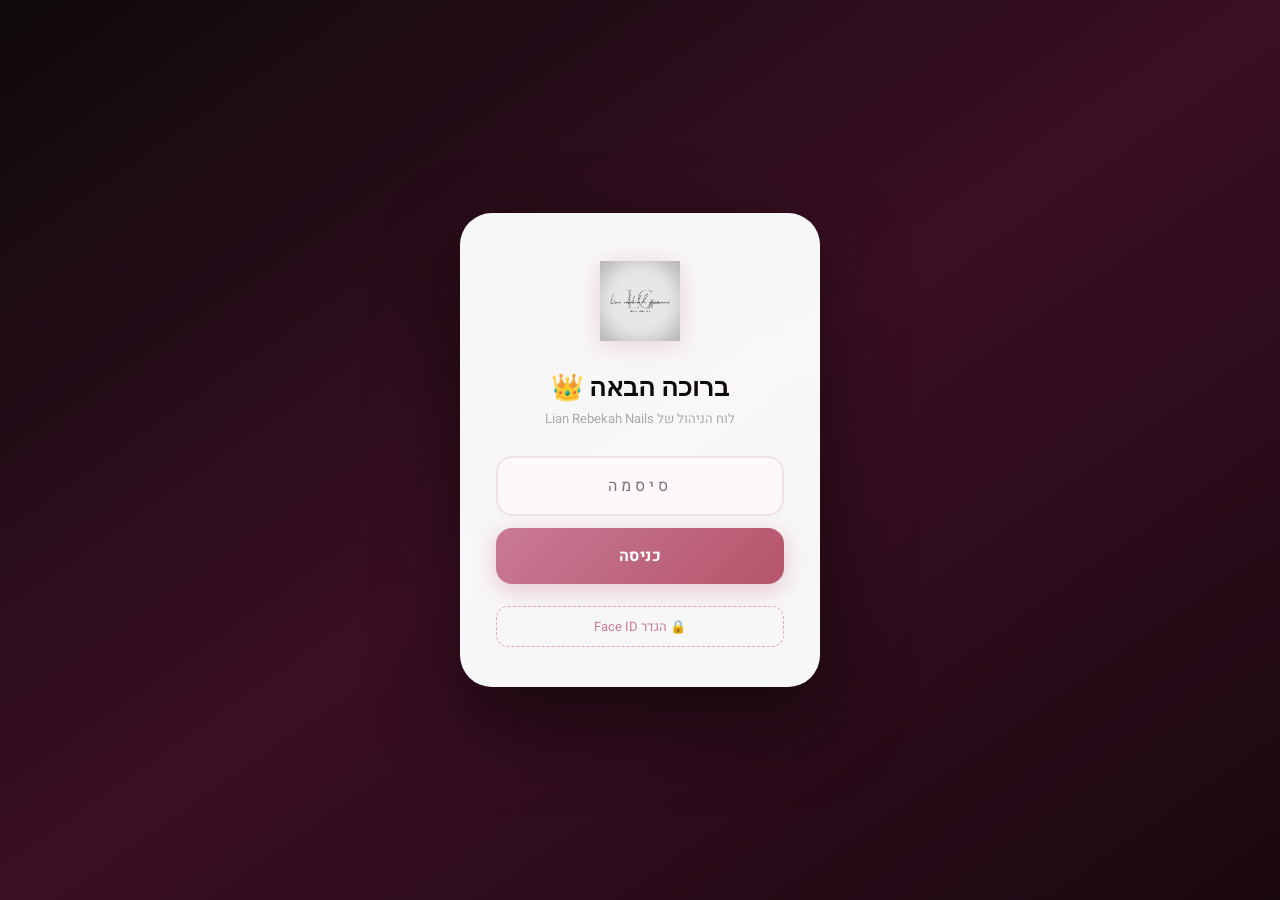
<file: admin.html>
<!DOCTYPE html>
<html lang="he" dir="rtl">
<head>
  <meta charset="UTF-8"/>
  <meta name="viewport" content="width=device-width, initial-scale=1.0, viewport-fit=cover"/>
  <title>ניהול | Lian Rebekah Nails</title>
  <link rel="stylesheet" href="style.css?v=4"/>
  <link rel="stylesheet" href="booking.css?v=5"/>
  <link href="https://fonts.googleapis.com/css2?family=Playfair+Display:ital,wght@0,400;0,700;1,400&family=Heebo:wght@300;400;500;600;700&display=swap" rel="stylesheet"/>
  <meta name="theme-color" content="#1a0810"/>
  <link rel="apple-touch-icon" href="Screenshot 2026-03-27 122808.png"/>
  <meta name="apple-mobile-web-app-title" content="LR Nails"/>
  <meta name="apple-mobile-web-app-capable" content="yes"/>
  <meta name="apple-mobile-web-app-status-bar-style" content="black-translucent"/>
</head>
<body class="admin-page">

  <!-- ══ LOGIN ══ -->
  <div class="login-overlay" id="loginOverlay">
    <div class="login-card">
      <img src="Screenshot 2026-03-27 122808.png" alt="logo" class="login-logo"/>
      <h2 class="login-title">ברוכה הבאה 👑</h2>
      <p class="login-sub">לוח הניהול של Lian Rebekah Nails</p>

      <button id="biometricBtn" class="btn-biometric" style="display:none">
        <svg viewBox="0 0 24 24" fill="none" stroke="currentColor" stroke-width="1.5" width="28" height="28">
          <path d="M7 3H5a2 2 0 00-2 2v2M17 3h2a2 2 0 012 2v2M7 21H5a2 2 0 01-2-2v-2M17 21h2a2 2 0 002-2v-2"/>
          <circle cx="12" cy="12" r="3"/>
          <path d="M12 7v1M12 16v1M7 12h1M16 12h1"/>
        </svg>
        כניסה עם Face ID
      </button>

      <div class="login-form" id="passSection">
        <div class="login-input-wrap">
          <input type="password" id="passInput" placeholder="סיסמה" autocomplete="current-password"/>
        </div>
        <button id="loginBtn" class="btn-login">כניסה</button>
        <button id="setupBiometricBtn" class="btn-setup-biometric" style="display:none">🔒 הגדר Face ID</button>
      </div>
      <p class="login-err hidden" id="loginErr">סיסמה שגויה, נסי שוב</p>
    </div>
  </div>

  <!-- ══ APP SHELL ══ -->
  <div class="app-shell" id="adminWrap" style="display:none">

    <!-- DESKTOP SIDEBAR -->
    <aside class="sidebar" id="sidebar">
      <div class="sidebar-header">
        <img src="Screenshot 2026-03-27 122808.png" alt="logo" class="sidebar-logo"/>
      </div>
      <nav class="sidebar-nav">
        <button class="snav-btn active" data-panel="dashboard">
          <svg viewBox="0 0 24 24" fill="none" stroke="currentColor" stroke-width="1.8" width="20" height="20"><rect x="3" y="3" width="7" height="7" rx="1"/><rect x="14" y="3" width="7" height="7" rx="1"/><rect x="3" y="14" width="7" height="7" rx="1"/><rect x="14" y="14" width="7" height="7" rx="1"/></svg>
          <span>לוח בקרה</span>
        </button>
        <button class="snav-btn" data-panel="calendar">
          <svg viewBox="0 0 24 24" fill="none" stroke="currentColor" stroke-width="1.8" width="20" height="20"><rect x="3" y="4" width="18" height="18" rx="2"/><path d="M16 2v4M8 2v4M3 10h18"/></svg>
          <span>יומן</span>
        </button>
        <button class="snav-btn" data-panel="appointments">
          <svg viewBox="0 0 24 24" fill="none" stroke="currentColor" stroke-width="1.8" width="20" height="20"><path d="M9 5H7a2 2 0 00-2 2v12a2 2 0 002 2h10a2 2 0 002-2V7a2 2 0 00-2-2h-2"/><rect x="9" y="3" width="6" height="4" rx="1"/><path d="M9 12h6M9 16h4"/></svg>
          <span>תורים</span>
        </button>
        <button class="snav-btn" data-panel="clients">
          <svg viewBox="0 0 24 24" fill="none" stroke="currentColor" stroke-width="1.8" width="20" height="20"><circle cx="9" cy="7" r="4"/><path d="M3 21v-2a4 4 0 014-4h4a4 4 0 014 4v2"/><path d="M16 3.13a4 4 0 010 7.75M21 21v-2a4 4 0 00-3-3.87"/></svg>
          <span>לקוחות</span>
        </button>
        <button class="snav-btn" data-panel="services">
          <svg viewBox="0 0 24 24" fill="none" stroke="currentColor" stroke-width="1.8" width="20" height="20"><path d="M12 2l3.09 6.26L22 9.27l-5 4.87 1.18 6.88L12 17.77l-6.18 3.25L7 14.14 2 9.27l6.91-1.01L12 2z"/></svg>
          <span>שירותים</span>
        </button>
        <button class="snav-btn" data-panel="settings">
          <svg viewBox="0 0 24 24" fill="none" stroke="currentColor" stroke-width="1.8" width="20" height="20"><circle cx="12" cy="12" r="3"/><path d="M19.4 15a1.65 1.65 0 00.33 1.82l.06.06a2 2 0 010 2.83 2 2 0 01-2.83 0l-.06-.06a1.65 1.65 0 00-1.82-.33 1.65 1.65 0 00-1 1.51V21a2 2 0 01-4 0v-.09A1.65 1.65 0 009 19.4a1.65 1.65 0 00-1.82.33l-.06.06a2 2 0 01-2.83-2.83l.06-.06A1.65 1.65 0 004.68 15a1.65 1.65 0 00-1.51-1H3a2 2 0 010-4h.09A1.65 1.65 0 004.6 9a1.65 1.65 0 00-.33-1.82l-.06-.06a2 2 0 012.83-2.83l.06.06A1.65 1.65 0 009 4.68a1.65 1.65 0 001-1.51V3a2 2 0 014 0v.09a1.65 1.65 0 001 1.51 1.65 1.65 0 001.82-.33l.06-.06a2 2 0 012.83 2.83l-.06.06A1.65 1.65 0 0019.4 9a1.65 1.65 0 001.51 1H21a2 2 0 010 4h-.09a1.65 1.65 0 00-1.51 1z"/></svg>
          <span>הגדרות</span>
        </button>
      </nav>
      <div class="sidebar-footer">
        <a href="index.html" class="sidebar-home">
          <svg viewBox="0 0 24 24" fill="none" stroke="currentColor" stroke-width="1.8" width="16" height="16"><path d="M3 9l9-7 9 7v11a2 2 0 01-2 2H5a2 2 0 01-2-2z"/><polyline points="9 22 9 12 15 12 15 22"/></svg>
          דף הבית
        </a>
        <button class="sidebar-logout" id="logoutBtn">
          <svg viewBox="0 0 24 24" fill="none" stroke="currentColor" stroke-width="1.8" width="16" height="16"><path d="M9 21H5a2 2 0 01-2-2V5a2 2 0 012-2h4M16 17l5-5-5-5M21 12H9"/></svg>
          יציאה
        </button>
      </div>
    </aside>

    <!-- MAIN -->
    <main class="app-main">

      <!-- MOBILE TOPBAR -->
      <header class="mobile-topbar">
        <img src="Screenshot 2026-03-27 122808.png" alt="logo" class="topbar-logo"/>
        <span class="topbar-title" id="topbarTitle">לוח בקרה</span>
        <button class="topbar-sync" onclick="syncSheets()" title="סנכרן">
          <svg viewBox="0 0 24 24" fill="none" stroke="currentColor" stroke-width="2" width="20" height="20"><polyline points="23 4 23 10 17 10"/><polyline points="1 20 1 14 7 14"/><path d="M3.51 9a9 9 0 0114.85-3.36L23 10M1 14l4.64 4.36A9 9 0 0020.49 15"/></svg>
        </button>
      </header>

      <!-- ── DASHBOARD ── -->
      <div class="panel active" id="panel-dashboard">
        <div class="panel-header">
          <h1 class="panel-title">לוח בקרה</h1>
          <button class="btn-icon-round" onclick="syncSheets()" title="סנכרן">
            <svg viewBox="0 0 24 24" fill="none" stroke="currentColor" stroke-width="2" width="18" height="18"><polyline points="23 4 23 10 17 10"/><polyline points="1 20 1 14 7 14"/><path d="M3.51 9a9 9 0 0114.85-3.36L23 10M1 14l4.64 4.36A9 9 0 0020.49 15"/></svg>
          </button>
        </div>

        <section class="dash-section">
          <div class="section-label">
            <span class="section-dot" style="background:#c97a96"></span>
            כל התורים
          </div>
          <div id="allApptsDashList" class="appt-list"></div>
        </section>

        <div class="stats-grid">
          <div class="stat-card stat-today">
            <div class="stat-icon">📅</div>
            <span class="stat-num" id="statToday">0</span>
            <p>היום</p>
          </div>
          <div class="stat-card stat-week">
            <div class="stat-icon">📆</div>
            <span class="stat-num" id="statWeek">0</span>
            <p>השבוע</p>
          </div>
          <div class="stat-card stat-pending">
            <div class="stat-icon">⏳</div>
            <span class="stat-num" id="statPending">0</span>
            <p>ממתינות</p>
          </div>
          <div class="stat-card stat-revenue">
            <div class="stat-icon">💰</div>
            <span class="stat-num stat-num-sm" id="statRevenue">₪0</span>
            <p>החודש</p>
          </div>
          <div class="stat-card stat-total">
            <div class="stat-icon">📊</div>
            <span class="stat-num" id="statTotal">0</span>
            <p>סה&quot;כ</p>
          </div>
        </div>

        <div class="search-bar-wrap">
          <div class="search-bar">
            <svg viewBox="0 0 24 24" fill="none" stroke="currentColor" stroke-width="2" width="18" height="18"><circle cx="11" cy="11" r="8"/><path d="M21 21l-4.35-4.35"/></svg>
            <input type="text" id="dashSearch" placeholder="חיפוש לפי שם או טלפון..."/>
          </div>
          <div id="dashSearchResults" class="appt-list" style="margin-top:10px"></div>
        </div>

        <section class="dash-section">
          <div class="section-label">
            <span class="section-dot dot-today"></span>
            תורים להיום
          </div>
          <div id="todayList" class="appt-list"></div>
        </section>

        <section class="dash-section">
          <div class="section-label">
            <span class="section-dot dot-tomorrow"></span>
            תורים מחר
          </div>
          <div id="tomorrowList" class="appt-list"></div>
        </section>

        <section class="dash-section">
          <div class="section-label">
            <span class="section-dot dot-week"></span>
            7 ימים קרובים
          </div>
          <div id="upcomingList" class="appt-list"></div>
        </section>

      </div>

      <!-- ── CALENDAR ── -->
      <div class="panel" id="panel-calendar">
        <div class="panel-header">
          <h1 class="panel-title">יומן תורים</h1>
        </div>
        <div class="cal-card">
          <div class="cal-nav">
            <button class="cal-nav-btn" id="adminPrevMonth">&#8250;</button>
            <span class="cal-month-title" id="adminCalTitle"></span>
            <button class="cal-nav-btn" id="adminNextMonth">&#8249;</button>
          </div>
          <div class="cal-days-header">
            <span>א׳</span><span>ב׳</span><span>ג׳</span><span>ד׳</span><span>ה׳</span><span>ו׳</span><span>ש׳</span>
          </div>
          <div class="cal-grid" id="adminCalGrid"></div>
        </div>
        <div class="day-view-card" id="adminDayView">
          <div class="day-view-header">
            <h2 id="adminDayTitle">בחרי יום לצפייה</h2>
            <button class="btn-block-day" id="blockDayBtn">🚫 חסום</button>
          </div>
          <div id="adminDayAppts" class="appt-list"></div>
        </div>
      </div>

      <!-- ── ALL APPOINTMENTS ── -->
      <div class="panel" id="panel-appointments">
        <div class="panel-header">
          <h1 class="panel-title">כל התורים</h1>
        </div>
        <div class="filters-bar">
          <select id="filterStatus" class="filter-select">
            <option value="all">כל הסטטוסים</option>
            <option value="pending">ממתין</option>
            <option value="confirmed">מאושר</option>
            <option value="completed">הושלם</option>
            <option value="cancelled">בוטל</option>
          </select>
          <input type="date" id="filterDate" class="filter-date"/>
          <button class="btn-clear" id="clearFilter">נקה</button>
        </div>
        <div id="allApptList" class="appt-list"></div>
      </div>

      <!-- ── CLIENTS ── -->
      <div class="panel" id="panel-clients">
        <div class="panel-header">
          <h1 class="panel-title">לקוחות</h1>
        </div>
        <div class="search-bar-wrap">
          <div class="search-bar">
            <svg viewBox="0 0 24 24" fill="none" stroke="currentColor" stroke-width="2" width="18" height="18"><circle cx="11" cy="11" r="8"/><path d="M21 21l-4.35-4.35"/></svg>
            <input type="text" id="clientSearch" placeholder="חיפוש לפי שם או טלפון..."/>
          </div>
        </div>
        <div id="clientsList" class="clients-list"></div>
      </div>

      <!-- ── SERVICES ── -->
      <div class="panel" id="panel-services">
        <div class="panel-header">
          <h1 class="panel-title">שירותים</h1>
        </div>
        <div id="servicesEditor" class="services-editor"></div>
        <button class="btn-add-service" id="addServiceBtn">
          <svg viewBox="0 0 24 24" fill="none" stroke="currentColor" stroke-width="2.5" width="18" height="18"><line x1="12" y1="5" x2="12" y2="19"/><line x1="5" y1="12" x2="19" y2="12"/></svg>
          הוסף שירות
        </button>
        <button class="btn-primary" id="saveServices" style="margin-top:12px;width:100%">שמור שירותים ✓</button>
      </div>

      <!-- ── SETTINGS ── -->
      <div class="panel" id="panel-settings">
        <div class="panel-header">
          <h1 class="panel-title">הגדרות</h1>
        </div>

        <div class="settings-card">
          <h3 class="settings-card-title">שעות עבודה</h3>
          <div id="workDaysEditor"></div>
        </div>

        <div class="settings-card">
          <h3 class="settings-card-title">כלליות</h3>
          <div class="form-field">
            <label>מרווח בין תורים</label>
            <select id="slotInterval" class="field-input">
              <option value="15">15 דקות</option>
              <option value="30">30 דקות</option>
              <option value="45">45 דקות</option>
              <option value="60">60 דקות</option>
              <option value="75">75 דקות</option>
              <option value="90">90 דקות</option>
              <option value="120">120 דקות</option>
            </select>
          </div>
          <div class="form-field">
            <label>מספר וואטסאפ</label>
            <input type="tel" id="waPhoneInput" placeholder="972XXXXXXXXX" class="field-input"/>
          </div>
          <div class="form-field">
            <label>סיסמת ניהול</label>
            <input type="password" id="newPassInput" placeholder="סיסמה חדשה" class="field-input"/>
          </div>
        </div>

        <div class="settings-card">
          <h3 class="settings-card-title">תאריכים חסומים</h3>
          <div class="block-date-row">
            <input type="date" id="blockDateInput" class="field-input"/>
            <button class="btn-primary" id="addBlockDate">+ חסום</button>
          </div>
          <div id="blockedDatesList" class="blocked-list"></div>
        </div>

        <button class="btn-primary" id="saveSettings" style="width:100%;margin-top:8px">שמור הגדרות ✓</button>
      </div>

    </main>

    <!-- MOBILE BOTTOM NAV -->
    <nav class="bottom-nav">
      <button class="bnav-btn active" data-panel="dashboard">
        <svg viewBox="0 0 24 24" fill="none" stroke="currentColor" stroke-width="1.8" width="22" height="22"><rect x="3" y="3" width="7" height="7" rx="1"/><rect x="14" y="3" width="7" height="7" rx="1"/><rect x="3" y="14" width="7" height="7" rx="1"/><rect x="14" y="14" width="7" height="7" rx="1"/></svg>
        <span>בקרה</span>
      </button>
      <button class="bnav-btn" data-panel="calendar">
        <svg viewBox="0 0 24 24" fill="none" stroke="currentColor" stroke-width="1.8" width="22" height="22"><rect x="3" y="4" width="18" height="18" rx="2"/><path d="M16 2v4M8 2v4M3 10h18"/></svg>
        <span>יומן</span>
      </button>
      <button class="bnav-btn" data-panel="appointments">
        <svg viewBox="0 0 24 24" fill="none" stroke="currentColor" stroke-width="1.8" width="22" height="22"><path d="M9 5H7a2 2 0 00-2 2v12a2 2 0 002 2h10a2 2 0 002-2V7a2 2 0 00-2-2h-2"/><rect x="9" y="3" width="6" height="4" rx="1"/><path d="M9 12h6M9 16h4"/></svg>
        <span>תורים</span>
      </button>
      <button class="bnav-btn" data-panel="clients">
        <svg viewBox="0 0 24 24" fill="none" stroke="currentColor" stroke-width="1.8" width="22" height="22"><circle cx="9" cy="7" r="4"/><path d="M3 21v-2a4 4 0 014-4h4a4 4 0 014 4v2"/></svg>
        <span>לקוחות</span>
      </button>
      <button class="bnav-btn" data-panel="services">
        <svg viewBox="0 0 24 24" fill="none" stroke="currentColor" stroke-width="1.8" width="22" height="22"><path d="M12 2l3.09 6.26L22 9.27l-5 4.87 1.18 6.88L12 17.77l-6.18 3.25L7 14.14 2 9.27l6.91-1.01L12 2z"/></svg>
        <span>שירותים</span>
      </button>
      <button class="bnav-btn" data-panel="settings">
        <svg viewBox="0 0 24 24" fill="none" stroke="currentColor" stroke-width="1.8" width="22" height="22"><circle cx="12" cy="12" r="3"/><path d="M19.4 15a1.65 1.65 0 00.33 1.82l.06.06a2 2 0 010 2.83 2 2 0 01-2.83 0l-.06-.06a1.65 1.65 0 00-1.82-.33 1.65 1.65 0 00-1 1.51V21a2 2 0 01-4 0v-.09A1.65 1.65 0 009 19.4a1.65 1.65 0 00-1.82.33l-.06.06a2 2 0 01-2.83-2.83l.06-.06A1.65 1.65 0 004.68 15a1.65 1.65 0 00-1.51-1H3a2 2 0 010-4h.09A1.65 1.65 0 004.6 9a1.65 1.65 0 00-.33-1.82l-.06-.06a2 2 0 012.83-2.83l.06.06A1.65 1.65 0 009 4.68a1.65 1.65 0 001-1.51V3a2 2 0 014 0v.09a1.65 1.65 0 001 1.51 1.65 1.65 0 001.82-.33l.06-.06a2 2 0 012.83 2.83l-.06.06A1.65 1.65 0 0019.4 9a1.65 1.65 0 001.51 1H21a2 2 0 010 4h-.09a1.65 1.65 0 00-1.51 1z"/></svg>
        <span>הגדרות</span>
      </button>
    </nav>

  </div><!-- /app-shell -->

  <script src="booking.js" defer></script>
  <script src="admin-ui.js?v=15" defer></script>
</body>
</html>
</file>
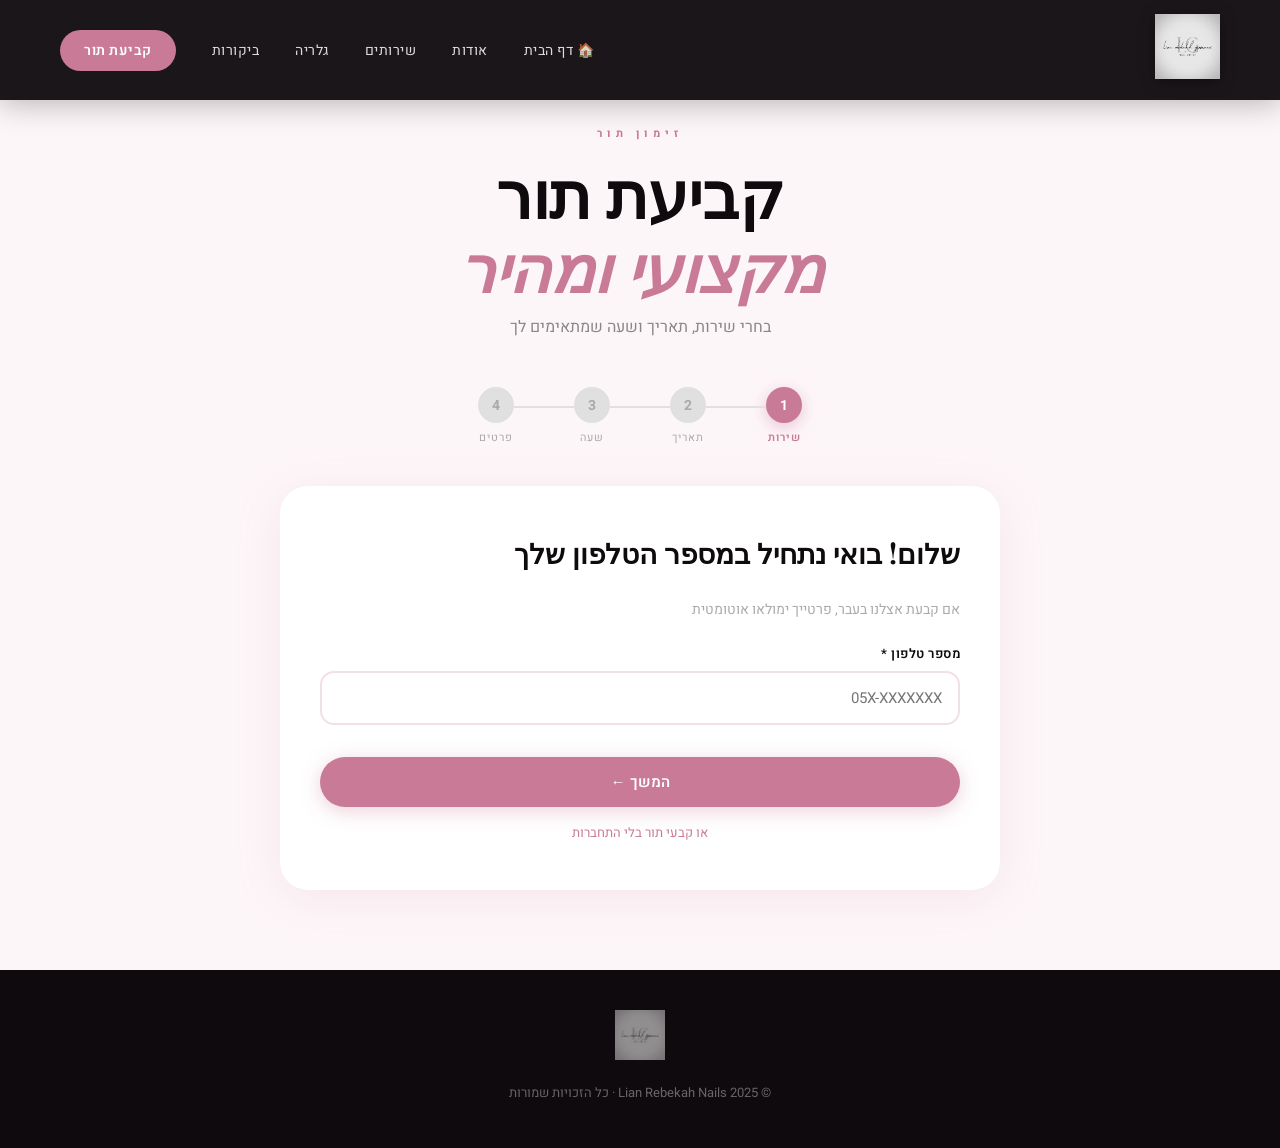
<file: booking.html>
<!DOCTYPE html>
<html lang="he" dir="rtl">
<head>
  <meta charset="UTF-8"/>
  <meta name="viewport" content="width=device-width, initial-scale=1.0"/>
  <title>קביעת תור | Lian Rebekah Nails</title>
  <link rel="stylesheet" href="style.css"/>
  <link rel="stylesheet" href="booking.css"/>
  <link href="https://fonts.googleapis.com/css2?family=Playfair+Display:ital,wght@0,400;0,700;1,400&family=Heebo:wght@300;400;600;700&display=swap" rel="stylesheet"/>
  <link rel="manifest" href="manifest.json"/>
  <meta name="theme-color" content="#c97a96"/>
  <link rel="apple-touch-icon" href="Screenshot 2026-03-27 122808.png"/>
  <meta name="apple-mobile-web-app-title" content="LR Nails"/>
  <meta name="apple-mobile-web-app-capable" content="yes"/>
</head>
<body class="booking-page">

  <!-- NAVBAR -->
  <nav class="navbar scrolled" id="navbar">
    <a href="index.html"><img src="Screenshot 2026-03-27 122808.png" alt="Lian Rebekah Nails" class="logo"/></a>
    <ul>
      <li><a href="index.html">🏠 דף הבית</a></li>
      <li><a href="index.html#about">אודות</a></li>
      <li><a href="index.html#services">שירותים</a></li>
      <li><a href="index.html#gallery">גלריה</a></li>
      <li><a href="index.html#reviews">ביקורות</a></li>
      <li><a href="booking.html" class="nav-cta">קביעת תור</a></li>
    </ul>
    <button class="hamburger" id="hamburger">&#9776;</button>
  </nav>

  <!-- MOBILE MENU -->
  <div class="mobile-menu" id="mobileMenu">
    <button class="close-menu" id="closeMenu">✕</button>
    <ul>
      <li><a href="index.html#about" class="mob-link">אודות</a></li>
      <li><a href="index.html#services" class="mob-link">שירותים</a></li>
      <li><a href="index.html#gallery" class="mob-link">גלריה</a></li>
      <li><a href="index.html#reviews" class="mob-link">ביקורות</a></li>
      <li><a href="booking.html" class="mob-link">קביעת תור</a></li>
    </ul>
  </div>

  <main class="booking-main">
    <div class="booking-header">
      <span class="section-tag">זימון תור</span>
      <h1>קביעת תור<br/><em>מקצועי ומהיר</em></h1>
      <p>בחרי שירות, תאריך ושעה שמתאימים לך</p>
    </div>

    <!-- STEPS INDICATOR -->
    <div class="steps-bar">
      <div class="step active" data-step="1"><span>1</span><p>שירות</p></div>
      <div class="step-line"></div>
      <div class="step" data-step="2"><span>2</span><p>תאריך</p></div>
      <div class="step-line"></div>
      <div class="step" data-step="3"><span>3</span><p>שעה</p></div>
      <div class="step-line"></div>
      <div class="step" data-step="4"><span>4</span><p>פרטים</p></div>
    </div>

    <!-- CLIENT GREETING -->
    <div class="client-greeting hidden" id="clientGreeting">
      <span class="greeting-avatar" id="greetingAvatar"></span>
      <div>
        <p class="greeting-name" id="greetingName"></p>
        <p class="greeting-sub">שמחה לראותך שוב! פרטייך מולאו אוטומטית בשבילך ❤️</p>
      </div>
      <button class="greeting-logout" onclick="logoutClient()">התנתק</button>
    </div>

    <div class="booking-card">

      <!-- STEP LOGIN -->
      <div class="booking-step" id="stepLogin">
        <h2>שלום! בואי נתחיל במספר הטלפון שלך</h2>
        <p style="color:#aaa;font-size:14px;margin-bottom:24px">אם קבעת אצלנו בעבר, פרטייך ימולאו אוטומטית</p>
        <div class="form-group">
          <label>מספר טלפון *</label>
          <input type="tel" id="loginPhone" placeholder="05X-XXXXXXX" inputmode="numeric"/>
        </div>
        <div class="step-nav">
          <button class="btn-next" id="loginBtn" style="width:100%">המשך ←</button>
        </div>
        <p class="login-skip"><a href="#" onclick="skipLogin()"> או קבעי תור בלי התחברות</a></p>
      </div>

      <!-- STEP 1: SERVICE -->
      <div class="booking-step" id="step1">
        <h2>איזה שירות תרצי?</h2>
        <div class="services-pick" id="servicesList"></div>
        <div class="step-nav">
          <button class="btn-next" id="toStep2" disabled>המשך ←</button>
        </div>
      </div>

      <!-- STEP 2: DATE -->
      <div class="booking-step hidden" id="step2">
        <h2>בחרי תאריך</h2>
        <div class="calendar-wrap">
          <div class="cal-header">
            <button id="prevMonth">&#8250;</button>
            <span id="calTitle"></span>
            <button id="nextMonth">&#8249;</button>
          </div>
          <div class="cal-days-header">
            <span>א'</span><span>ב'</span><span>ג'</span><span>ד'</span><span>ה'</span><span>ו'</span><span>ש'</span>
          </div>
          <div class="cal-grid" id="calGrid"></div>
        </div>
        <div class="step-nav">
          <button class="btn-back" id="toStep1Back">→ חזרה</button>
          <button class="btn-next" id="toStep3" disabled>המשך ←</button>
        </div>
      </div>

      <!-- STEP 3: TIME -->
      <div class="booking-step hidden" id="step3">
        <h2>בחרי שעה</h2>
        <p class="step-sub" id="selectedDateLabel"></p>
        <div class="slots-grid" id="slotsGrid"></div>
        <p class="no-slots hidden" id="noSlots">אין שעות פנויות ביום זה 😔<br/>אנא בחרי תאריך אחר
          <div class="waitlist-offer hidden" id="waitlistOffer">
            <p>או הירשמי לרשימת המתנה ליום זה ונודיע לך אם יתפנה מקום</p>
            <button class="btn-waitlist" onclick="joinWaitlist()">+ הירשמי לרשימת המתנה</button>
          </div>
        </p>
        <div class="step-nav">
          <button class="btn-back" id="toStep2Back">→ חזרה</button>
          <button class="btn-next" id="toStep4" disabled>המשך ←</button>
        </div>
      </div>

      <!-- STEP 4: DETAILS -->
      <div class="booking-step hidden" id="step4">
        <h2>פרטים אישיים</h2>
        <div class="booking-summary-mini" id="summaryMini"></div>
        <form id="bookingForm" novalidate>
          <div class="form-group">
            <label>שם מלא *</label>
            <input type="text" id="clientName" placeholder="שם פרטי ושם משפחה" required/>
          </div>
          <div class="form-group">
            <label>מספר טלפון *</label>
            <input type="tel" id="clientPhone" placeholder="05X-XXXXXXX" required/>
          </div>
          <div class="form-group">
            <label>הערות (אופציונלי)</label>
            <textarea id="clientNotes" placeholder="עיצוב מיוחד, בקשות מיוחדות..." rows="3"></textarea>
          </div>
          <div class="step-nav">
            <button type="button" class="btn-back" id="toStep3Back">→ חזרה</button>
            <button type="submit" class="btn-confirm">אישור תור 💅</button>
          </div>
        </form>
      </div>

      <!-- STEP 5: CONFIRMATION -->
      <div class="booking-step hidden" id="step5">
        <div class="confirm-wrap">
          <div class="confirm-icon">⏳</div>
          <h2>התור נקלט!</h2>
          <div class="confirm-status-badge">ממתין לאישור על ידי ליאן</div>
          <div class="confirm-details" id="confirmDetails"></div>
          <p class="confirm-note">לחצי על וואטסאפ כדי לקבל אישור מליאן ולודא שהתור נקבע 💅</p>
          <div class="confirm-btns">
            <a id="confirmWA" href="#" target="_blank" class="btn-wa">
              <svg viewBox="0 0 24 24" fill="currentColor"><path d="M17.472 14.382c-.297-.149-1.758-.867-2.03-.967-.273-.099-.471-.148-.67.15-.197.297-.767.966-.94 1.164-.173.199-.347.223-.644.075-.297-.15-1.255-.463-2.39-1.475-.883-.788-1.48-1.761-1.653-2.059-.173-.297-.018-.458.13-.606.134-.133.298-.347.446-.52.149-.174.198-.298.298-.497.099-.198.05-.371-.025-.52-.075-.149-.669-1.612-.916-2.207-.242-.579-.487-.5-.669-.51-.173-.008-.371-.01-.57-.01-.198 0-.52.074-.792.372-.272.297-1.04 1.016-1.04 2.479 0 1.462 1.065 2.875 1.213 3.074.149.198 2.096 3.2 5.077 4.487.709.306 1.262.489 1.694.625.712.227 1.36.195 1.871.118.571-.085 1.758-.719 2.006-1.413.248-.694.248-1.289.173-1.413-.074-.124-.272-.198-.57-.347z"/><path d="M12 0C5.373 0 0 5.373 0 12c0 2.123.554 4.118 1.528 5.855L0 24l6.335-1.508A11.945 11.945 0 0012 24c6.627 0 12-5.373 12-12S18.627 0 12 0zm0 21.818a9.818 9.818 0 01-5.006-1.371l-.36-.214-3.727.977.994-3.634-.235-.374A9.818 9.818 0 1112 21.818z"/></svg>
              לחצי לאישור בוואטסאפ
            </a>
            <a href="booking.html" class="btn-outline" style="color:var(--dark);border-color:var(--pink)">קבעי תור נוסף</a>
          </div>
        </div>
      </div>

    </div>
  </main>

  <footer>
    <img src="Screenshot 2026-03-27 122808.png" alt="logo" class="footer-logo"/>
    <p>© 2025 Lian Rebekah Nails · כל הזכויות שמורות</p>
  </footer>

  <script src="booking.js?v=18"></script>
  <script src="booking-ui.js?v=18"></script>
</body>
</html>
</file>
<file: style.css>
*, *::before, *::after { margin: 0; padding: 0; box-sizing: border-box; }

:root {
  --pink: #e8a4b8;
  --dark-pink: #c97a96;
  --rose: #b5546a;
  --gold: #d4af7a;
  --dark: #0f0a0d;
  --dark2: #1e1118;
  --light: #fdf6f9;
  --white: #ffffff;
  --text: #3a3a3a;
  --gray: #888;
}

html { scroll-behavior: smooth; }

body {
  font-family: 'Heebo', sans-serif;
  background: var(--light);
  color: var(--text);
  direction: rtl;
  overflow-x: hidden;
  cursor: none;
}

.hidden { display: none !important; }

/* ── CUSTOM CURSOR ── */
.cursor {
  width: 10px; height: 10px;
  background: var(--dark-pink);
  border-radius: 50%;
  position: fixed;
  pointer-events: none;
  z-index: 9999;
  transform: translate(-50%, -50%);
  transition: transform 0.1s;
}
.cursor-follower {
  width: 36px; height: 36px;
  border: 1.5px solid var(--pink);
  border-radius: 50%;
  position: fixed;
  pointer-events: none;
  z-index: 9998;
  transform: translate(-50%, -50%);
  transition: all 0.15s ease;
  opacity: 0.7;
}

/* ── NAVBAR ── */
.navbar {
  position: fixed;
  top: 0; left: 0; right: 0;
  display: flex;
  align-items: center;
  justify-content: space-between;
  padding: 20px 60px;
  z-index: 1000;
  transition: background 0.4s, padding 0.4s, box-shadow 0.4s;
}
.navbar.scrolled {
  background: rgba(15, 10, 13, 0.95);
  backdrop-filter: blur(12px);
  padding: 14px 60px;
  box-shadow: 0 2px 30px rgba(0,0,0,0.3);
}
.logo { height: 65px; object-fit: contain; filter: drop-shadow(0 2px 8px rgba(0,0,0,0.4)); }
.navbar ul { list-style: none; display: flex; align-items: center; gap: 36px; }
.navbar ul a {
  color: rgba(255,255,255,0.85);
  text-decoration: none;
  font-size: 14px;
  font-weight: 400;
  letter-spacing: 0.5px;
  transition: color 0.3s;
  position: relative;
}
.navbar ul a::after {
  content: '';
  position: absolute;
  bottom: -4px; left: 0; right: 0;
  height: 1px;
  background: var(--pink);
  transform: scaleX(0);
  transition: transform 0.3s;
}
.navbar ul a:hover { color: var(--pink); }
.navbar ul a:hover::after { transform: scaleX(1); }
.nav-cta {
  background: var(--dark-pink) !important;
  color: #fff !important;
  padding: 10px 24px !important;
  border-radius: 50px !important;
  font-weight: 600 !important;
}
.nav-cta::after { display: none !important; }
.nav-cta:hover { background: var(--rose) !important; opacity: 1 !important; }

.hamburger {
  display: none;
  background: none;
  border: none;
  color: #fff;
  font-size: 26px;
  cursor: pointer;
}

/* ── MOBILE MENU ── */
.mobile-menu {
  position: fixed;
  inset: 0;
  background: rgba(15,10,13,0.97);
  z-index: 2000;
  display: flex;
  flex-direction: column;
  align-items: center;
  justify-content: center;
  gap: 32px;
  transform: translateX(100%);
  transition: transform 0.4s cubic-bezier(0.77,0,0.175,1);
}
.mobile-menu.open { transform: translateX(0); }
.mobile-menu ul { list-style: none; text-align: center; }
.mobile-menu ul li { margin: 20px 0; }
.mobile-menu ul a { color: #fff; text-decoration: none; font-size: 28px; font-family: 'Playfair Display', serif; }
.close-menu { background: none; border: none; color: var(--pink); font-size: 32px; cursor: pointer; position: absolute; top: 24px; left: 24px; }

/* ── HERO ── */
.hero {
  position: relative;
  height: 100vh;
  min-height: 700px;
  display: flex;
  align-items: center;
  justify-content: center;
  text-align: center;
  overflow: hidden;
}
.hero-slides { position: absolute; inset: 0; }
.hero-slide {
  position: absolute;
  inset: 0;
  background-size: cover;
  background-position: center;
  opacity: 0;
  transition: opacity 1.5s ease;
  transform: scale(1.05);
  animation: kenburns 8s ease-in-out infinite alternate;
}
.hero-slide.active { opacity: 1; }
@keyframes kenburns {
  from { transform: scale(1); }
  to { transform: scale(1.08); }
}
.hero-overlay {
  position: absolute;
  inset: 0;
  background: linear-gradient(170deg, rgba(10,5,8,0.78) 0%, rgba(150,60,90,0.3) 60%, rgba(10,5,8,0.6) 100%);
  z-index: 1;
}
#particles { position: absolute; inset: 0; z-index: 2; pointer-events: none; }
.hero-content {
  position: relative;
  z-index: 3;
  color: #fff;
  padding: 0 20px;
}
.hero-tag {
  font-size: 13px;
  letter-spacing: 6px;
  text-transform: uppercase;
  color: var(--gold);
  margin-bottom: 20px;
  display: block;
}
.hero-title {
  font-family: 'Playfair Display', serif;
  font-size: clamp(52px, 8vw, 110px);
  font-weight: 700;
  line-height: 1.05;
  margin-bottom: 20px;
  text-shadow: 0 4px 30px rgba(0,0,0,0.5);
}
.hero-title em { font-style: italic; color: var(--pink); }
.hero-desc {
  font-size: 18px;
  font-weight: 300;
  margin-bottom: 44px;
  opacity: 0.88;
  letter-spacing: 0.3px;
}
.hero-btns { display: flex; gap: 16px; justify-content: center; flex-wrap: wrap; }
.btn-outline {
  display: inline-flex;
  align-items: center;
  padding: 16px 36px;
  border-radius: 50px;
  border: 1.5px solid rgba(255,255,255,0.5);
  color: #fff;
  text-decoration: none;
  font-size: 15px;
  font-weight: 400;
  transition: all 0.3s;
  backdrop-filter: blur(4px);
}
.btn-outline:hover { border-color: var(--pink); color: var(--pink); }
.hero-scroll {
  position: absolute;
  bottom: 36px;
  left: 50%;
  transform: translateX(-50%);
  z-index: 3;
}
.hero-scroll span {
  display: block;
  width: 24px;
  height: 38px;
  border: 2px solid rgba(255,255,255,0.4);
  border-radius: 12px;
  position: relative;
}
.hero-scroll span::after {
  content: '';
  position: absolute;
  top: 6px;
  left: 50%;
  transform: translateX(-50%);
  width: 4px;
  height: 8px;
  background: #fff;
  border-radius: 2px;
  animation: scrollDot 2s infinite;
}
@keyframes scrollDot {
  0% { top: 6px; opacity: 1; }
  100% { top: 20px; opacity: 0; }
}

/* ── BUTTONS ── */
.btn-wa {
  display: inline-flex;
  align-items: center;
  gap: 10px;
  background: #25D366;
  color: #fff;
  padding: 16px 36px;
  border-radius: 50px;
  text-decoration: none;
  font-size: 16px;
  font-weight: 600;
  transition: transform 0.2s, box-shadow 0.2s;
  box-shadow: 0 4px 24px rgba(37,211,102,0.4);
}
.btn-wa svg { width: 22px; height: 22px; flex-shrink: 0; }
.btn-wa:hover { transform: translateY(-3px); box-shadow: 0 10px 32px rgba(37,211,102,0.55); }
.btn-wa.large { padding: 20px 48px; font-size: 18px; }

/* ── MARQUEE ── */
.marquee-wrap {
  background: var(--dark2);
  overflow: hidden;
  padding: 16px 0;
  border-top: 1px solid rgba(255,255,255,0.05);
  border-bottom: 1px solid rgba(255,255,255,0.05);
}
.marquee-track {
  display: flex;
  gap: 32px;
  white-space: nowrap;
  animation: marquee 25s linear infinite;
  width: max-content;
}
.marquee-track span {
  font-size: 13px;
  letter-spacing: 3px;
  text-transform: uppercase;
  color: rgba(255,255,255,0.5);
  font-weight: 300;
}
.marquee-track span:nth-child(even) { color: var(--gold); font-size: 10px; }
@keyframes marquee {
  from { transform: translateX(0); }
  to { transform: translateX(-50%); }
}

/* ── CONTAINER ── */
.container { max-width: 1200px; margin: 0 auto; padding: 0 40px; }

/* ── SECTION TAG ── */
.section-tag {
  display: inline-block;
  font-size: 11px;
  letter-spacing: 5px;
  text-transform: uppercase;
  color: var(--dark-pink);
  font-weight: 700;
  margin-bottom: 14px;
}
.section-tag.light { color: var(--pink); }

/* ── ABOUT ── */
.about { padding: 120px 0; background: #fff; }
.about-grid {
  display: grid;
  grid-template-columns: 1fr 1fr;
  gap: 80px;
  align-items: center;
}
.about-img-wrap {
  position: relative;
  border-radius: 24px;
  overflow: visible;
}
.about-img-wrap img {
  width: 100%;
  height: 560px;
  object-fit: cover;
  border-radius: 24px;
  display: block;
  box-shadow: 20px 20px 60px rgba(180,80,120,0.2);
}
.about-badge {
  position: absolute;
  bottom: -20px;
  right: -20px;
  background: var(--dark-pink);
  color: #fff;
  padding: 14px 24px;
  border-radius: 14px;
  font-size: 13px;
  font-weight: 600;
  letter-spacing: 1px;
  box-shadow: 0 8px 24px rgba(180,80,120,0.4);
}
.about-text h2 {
  font-family: 'Playfair Display', serif;
  font-size: 48px;
  color: var(--dark);
  line-height: 1.15;
  margin-bottom: 24px;
}
.about-text p {
  font-size: 16px;
  line-height: 1.9;
  color: #666;
  margin-bottom: 20px;
}
.stats { display: flex; gap: 40px; margin-top: 40px; }
.stat { text-align: center; }
.stat span:first-child {
  display: block;
  font-family: 'Playfair Display', serif;
  font-size: 46px;
  color: var(--dark-pink);
  font-weight: 700;
  line-height: 1;
}
.stat span:nth-child(2) {
  font-family: 'Playfair Display', serif;
  font-size: 32px;
  color: var(--dark-pink);
  font-weight: 700;
}
.stat p { font-size: 13px; color: #aaa; margin-top: 6px; letter-spacing: 1px; }

/* ── SERVICES ── */
.services { padding: 120px 0; background: var(--light); text-align: center; }
.services h2 {
  font-family: 'Playfair Display', serif;
  font-size: 48px;
  color: var(--dark);
  margin-bottom: 60px;
}
.services-grid { display: grid; grid-template-columns: repeat(4, 1fr); gap: 24px; }
.service-card {
  background: #fff;
  border-radius: 24px;
  overflow: hidden;
  box-shadow: 0 4px 30px rgba(200,120,150,0.08);
  transition: transform 0.35s, box-shadow 0.35s;
  text-align: right;
}
.service-card:hover { transform: translateY(-8px); box-shadow: 0 20px 50px rgba(200,120,150,0.2); }
.service-img { height: 200px; overflow: hidden; }
.service-img img { width: 100%; height: 100%; object-fit: cover; transition: transform 0.5s; }
.service-card:hover .service-img img { transform: scale(1.08); }
.service-body { padding: 24px; }
.service-icon { font-size: 28px; margin-bottom: 10px; }
.service-card h3 { font-family: 'Playfair Display', serif; font-size: 18px; color: var(--dark); margin-bottom: 8px; }
.service-card p { font-size: 13px; color: #888; line-height: 1.7; }

/* ── GALLERY ── */
.gallery { padding: 120px 0; background: #fff; text-align: center; }
.gallery h2 { font-family: 'Playfair Display', serif; font-size: 48px; color: var(--dark); margin-bottom: 60px; }
.gallery-grid {
  display: grid;
  grid-template-columns: repeat(4, 1fr);
  gap: 12px;
}
.gallery-item {
  overflow: hidden;
  border-radius: 16px;
  aspect-ratio: 1;
  cursor: pointer;
  position: relative;
}
.gallery-item img { width: 100%; height: 100%; object-fit: cover; transition: transform 0.5s; display: block; }
.gallery-overlay {
  position: absolute;
  inset: 0;
  background: rgba(180,80,120,0.6);
  display: flex;
  align-items: center;
  justify-content: center;
  opacity: 0;
  transition: opacity 0.3s;
  border-radius: 16px;
}
.gallery-overlay span { color: #fff; font-size: 14px; letter-spacing: 3px; text-transform: uppercase; }
.gallery-item:hover img { transform: scale(1.1); }
.gallery-item:hover .gallery-overlay { opacity: 1; }

/* ── LIGHTBOX ── */
.lightbox {
  position: fixed;
  inset: 0;
  background: rgba(0,0,0,0.95);
  z-index: 5000;
  display: none;
  align-items: center;
  justify-content: center;
}
.lightbox.open { display: flex; }
.lightbox img { max-width: 90vw; max-height: 90vh; border-radius: 12px; object-fit: contain; }
.lb-close, .lb-prev, .lb-next {
  position: absolute;
  background: rgba(255,255,255,0.1);
  border: none;
  color: #fff;
  cursor: pointer;
  border-radius: 50%;
  width: 48px; height: 48px;
  font-size: 22px;
  display: flex;
  align-items: center;
  justify-content: center;
  transition: background 0.2s;
}
.lb-close:hover, .lb-prev:hover, .lb-next:hover { background: var(--dark-pink); }
.lb-close { top: 24px; left: 24px; }
.lb-prev { left: 24px; top: 50%; transform: translateY(-50%); font-size: 32px; }
.lb-next { right: 24px; top: 50%; transform: translateY(-50%); font-size: 32px; }

/* ── REVIEWS ── */
.reviews { padding: 120px 0; background: var(--light); text-align: center; }
.reviews h2 { font-family: 'Playfair Display', serif; font-size: 48px; color: var(--dark); margin-bottom: 60px; }
.reviews-grid { display: grid; grid-template-columns: repeat(3, 1fr); gap: 28px; }
.review-card {
  background: #fff;
  border-radius: 24px;
  padding: 36px 32px;
  text-align: right;
  box-shadow: 0 4px 30px rgba(200,120,150,0.08);
  transition: transform 0.3s, box-shadow 0.3s;
  position: relative;
}
.review-card::before {
  content: '"';
  position: absolute;
  top: 20px;
  left: 28px;
  font-family: 'Playfair Display', serif;
  font-size: 80px;
  color: var(--pink);
  opacity: 0.2;
  line-height: 1;
}
.review-card:hover { transform: translateY(-6px); box-shadow: 0 16px 40px rgba(200,120,150,0.18); }
.stars { color: var(--gold); font-size: 18px; margin-bottom: 16px; letter-spacing: 2px; }
.review-card p { font-size: 15px; line-height: 1.8; color: #555; margin-bottom: 24px; font-style: italic; }
.reviewer { display: flex; align-items: center; gap: 14px; }
.reviewer-avatar {
  width: 44px; height: 44px;
  background: linear-gradient(135deg, var(--pink), var(--dark-pink));
  border-radius: 50%;
  display: flex;
  align-items: center;
  justify-content: center;
  color: #fff;
  font-weight: 700;
  font-size: 16px;
  flex-shrink: 0;
}
.reviewer strong { display: block; font-size: 14px; color: var(--dark); }
.reviewer span { font-size: 12px; color: #aaa; }

/* ── CTA ── */
.cta {
  padding: 140px 0;
  text-align: center;
  color: #fff;
  position: relative;
  overflow: hidden;
}
.cta-bg {
  position: absolute;
  inset: 0;
  background: linear-gradient(135deg, #1a0810 0%, #4a1528 50%, #1a0810 100%);
  z-index: 0;
}
.cta-bg::after {
  content: '';
  position: absolute;
  inset: 0;
  background: url('lian_rebekahnails_1768844199_3813664012110722781_63509868957.jpg') center/cover;
  opacity: 0.12;
}
.cta .container { position: relative; z-index: 1; }
.cta h2 { font-family: 'Playfair Display', serif; font-size: 56px; margin-bottom: 16px; line-height: 1.2; }
.cta p { font-size: 18px; opacity: 0.75; margin-bottom: 48px; }

/* ── FOOTER ── */
footer {
  background: var(--dark);
  color: #666;
  text-align: center;
  padding: 40px 24px;
}
.footer-logo { height: 50px; object-fit: contain; margin-bottom: 16px; opacity: 0.6; }
footer p { font-size: 13px; margin-bottom: 6px; }
.footer-sub { font-size: 11px; letter-spacing: 2px; text-transform: uppercase; color: #444; }

.btn-ig-hero {
  background: linear-gradient(135deg, #f09433, #e6683c, #dc2743, #cc2366, #bc1888) !important;
  border-color: transparent !important;
  color: #fff !important;
  display: inline-flex;
  align-items: center;
  gap: 8px;
}
.btn-ig-hero svg { width: 18px; height: 18px; stroke: #fff; }
.btn-ig-hero:hover { opacity: 0.9; color: #fff !important; }

/* ── FOOTER SOCIAL ── */
.footer-social { margin-bottom: 16px; }
.footer-ig {
  display: inline-flex;
  align-items: center;
  gap: 8px;
  color: var(--pink);
  text-decoration: none;
  font-size: 14px;
  font-weight: 600;
  letter-spacing: 0.5px;
  padding: 8px 20px;
  border: 1.5px solid rgba(232,164,184,0.3);
  border-radius: 50px;
  transition: all 0.3s;
}
.footer-ig svg { width: 18px; height: 18px; }
.footer-ig:hover { color: #fff; border-color: var(--pink); background: rgba(232,164,184,0.15); }

/* ── INSTAGRAM FLOAT ── */
.ig-float {
  position: fixed;
  bottom: 100px;
  left: 30px;
  width: 52px; height: 52px;
  background: linear-gradient(135deg, #f09433, #e6683c, #dc2743, #cc2366, #bc1888);
  border-radius: 50%;
  display: flex;
  align-items: center;
  justify-content: center;
  box-shadow: 0 4px 20px rgba(220,39,67,0.4);
  z-index: 999;
  transition: transform 0.2s;
}
.ig-float svg { width: 24px; height: 24px; stroke: #fff; }
.ig-float:hover { transform: scale(1.12); }

/* ── WHATSAPP FLOAT ── */
.wa-float {
  position: fixed;
  bottom: 30px;
  left: 30px;
  width: 62px; height: 62px;
  background: #25D366;
  border-radius: 50%;
  display: flex;
  align-items: center;
  justify-content: center;
  box-shadow: 0 4px 24px rgba(37,211,102,0.5);
  z-index: 999;
  transition: transform 0.2s;
}
.wa-float svg { width: 32px; height: 32px; fill: #fff; }
.wa-float:hover { transform: scale(1.12); }
.wa-pulse {
  position: absolute;
  inset: -4px;
  border-radius: 50%;
  border: 2px solid #25D366;
  animation: pulse 2s infinite;
}
@keyframes pulse {
  0% { transform: scale(1); opacity: 0.8; }
  100% { transform: scale(1.5); opacity: 0; }
}

/* ── FADE IN ── */
.fade-in {
  opacity: 0;
  transform: translateY(36px);
  transition: opacity 0.8s ease, transform 0.8s ease;
}
.fade-in.visible { opacity: 1; transform: translateY(0); }

/* ── RESPONSIVE ── */
@media (max-width: 1024px) {
  .about-grid { grid-template-columns: 1fr; gap: 50px; }
  .about-img-wrap img { height: 400px; }
  .services-grid { grid-template-columns: repeat(2, 1fr); }
  .gallery-grid { grid-template-columns: repeat(3, 1fr); }
  .reviews-grid { grid-template-columns: 1fr 1fr; }
}
@media (max-width: 768px) {
  .navbar { padding: 16px 24px; }
  .navbar.scrolled { padding: 12px 24px; }
  .navbar ul { display: none; }
  .hamburger { display: block; }
  .hero-title { font-size: clamp(40px, 10vw, 70px); }
  .gallery-grid { grid-template-columns: repeat(2, 1fr); }
  .reviews-grid { grid-template-columns: 1fr; }
  .cta h2 { font-size: 36px; }
  .stats { gap: 24px; }
  .about-text h2 { font-size: 34px; }
  .services h2, .gallery h2, .reviews h2 { font-size: 34px; }
}
@media (max-width: 480px) {
  .container { padding: 0 20px; }
  .services-grid { grid-template-columns: 1fr; }
  .gallery-grid { grid-template-columns: repeat(2, 1fr); gap: 8px; }
  .hero-btns { flex-direction: column; align-items: center; }
}
</file>
<file: booking.css>
/* ── CLIENT GREETING ── */
.client-greeting {
  max-width: 720px;
  margin: 0 auto 16px;
  background: linear-gradient(135deg, #fdf0f5, #fff);
  border: 1.5px solid var(--pink);
  border-radius: 20px;
  padding: 16px 20px;
  display: flex;
  align-items: center;
  gap: 14px;
}
.greeting-avatar {
  width: 44px; height: 44px;
  background: linear-gradient(135deg, var(--pink), var(--dark-pink));
  border-radius: 50%;
  display: flex; align-items: center; justify-content: center;
  color: #fff; font-weight: 700; font-size: 18px;
  flex-shrink: 0;
}
.greeting-name { font-weight: 700; font-size: 16px; color: var(--dark); margin-bottom: 2px; }
.greeting-sub { font-size: 12px; color: #aaa; }
.greeting-logout {
  margin-right: auto;
  background: none; border: 1px solid #e0e0e0;
  color: #aaa; padding: 6px 12px; border-radius: 20px;
  font-size: 12px; cursor: pointer; font-family: 'Heebo', sans-serif;
  transition: all 0.2s; flex-shrink: 0;
}
.greeting-logout:hover { border-color: #e05; color: #e05; }

/* ── LOGIN SKIP ── */
.login-skip { text-align: center; margin-top: 16px; font-size: 13px; color: #aaa; }
.login-skip a { color: var(--dark-pink); text-decoration: none; }
.login-skip a:hover { text-decoration: underline; }

/* ── BOOKING PAGE ── */
.booking-page { cursor: default; }
.booking-main {
  min-height: 100vh;
  padding: 120px 20px 80px;
  background: var(--light);
}
.booking-header {
  text-align: center;
  margin-bottom: 48px;
}
.booking-header h1 {
  font-family: 'Playfair Display', serif;
  font-size: clamp(36px, 6vw, 64px);
  color: var(--dark);
  line-height: 1.15;
  margin-bottom: 12px;
}
.booking-header h1 em { color: var(--dark-pink); font-style: italic; }
.booking-header p { color: #888; font-size: 16px; }

/* ── STEPS BAR ── */
.steps-bar {
  display: flex;
  align-items: center;
  justify-content: center;
  gap: 0;
  margin-bottom: 40px;
  flex-wrap: nowrap;
}
.step {
  display: flex;
  flex-direction: column;
  align-items: center;
  gap: 6px;
}
.step span {
  width: 36px; height: 36px;
  border-radius: 50%;
  background: #e0e0e0;
  color: #aaa;
  display: flex; align-items: center; justify-content: center;
  font-weight: 700;
  font-size: 14px;
  transition: all 0.3s;
}
.step p { font-size: 11px; color: #aaa; letter-spacing: 1px; }
.step.active span { background: var(--dark-pink); color: #fff; box-shadow: 0 4px 16px rgba(201,122,150,0.4); }
.step.active p { color: var(--dark-pink); font-weight: 600; }
.step.done span { background: var(--pink); color: #fff; }
.step.done p { color: var(--pink); }
.step-line { width: 60px; height: 2px; background: #e0e0e0; margin-bottom: 20px; }

/* ── BOOKING CARD ── */
.booking-card {
  max-width: 720px;
  margin: 0 auto;
  background: #fff;
  border-radius: 28px;
  padding: 48px 40px;
  box-shadow: 0 8px 48px rgba(200,120,150,0.12);
}
.booking-card h2 {
  font-family: 'Playfair Display', serif;
  font-size: 28px;
  color: var(--dark);
  margin-bottom: 28px;
}
.booking-step.hidden { display: none; }

/* ── SERVICE PICK ── */
.services-pick { display: flex; flex-direction: column; gap: 14px; }
.service-pick-card {
  display: flex;
  align-items: center;
  gap: 20px;
  padding: 20px 24px;
  border: 2px solid #f0e0e8;
  border-radius: 18px;
  cursor: pointer;
  transition: all 0.25s;
}
.service-pick-card:hover { border-color: var(--pink); background: #fdf0f5; }
.service-pick-card.selected { border-color: var(--dark-pink); background: #fdf0f5; box-shadow: 0 4px 20px rgba(201,122,150,0.2); }
.spc-icon { font-size: 32px; }
.spc-info h3 { font-size: 17px; color: var(--dark); font-weight: 600; margin-bottom: 4px; }
.spc-info p { font-size: 13px; color: #aaa; }

/* ── CALENDAR ── */
.calendar-wrap { max-width: 420px; margin: 0 auto; }
.cal-header {
  display: flex;
  align-items: center;
  justify-content: space-between;
  margin-bottom: 16px;
}
.cal-header span { font-family: 'Playfair Display', serif; font-size: 20px; color: var(--dark); font-weight: 700; }
.cal-header button {
  background: none; border: none; font-size: 26px;
  color: var(--dark-pink); cursor: pointer; padding: 4px 10px;
  border-radius: 8px; transition: background 0.2s;
}
.cal-header button:hover { background: #fdf0f5; }
.cal-days-header {
  display: grid;
  grid-template-columns: repeat(7, 1fr);
  text-align: center;
  margin-bottom: 8px;
}
.cal-days-header span { font-size: 12px; color: #aaa; font-weight: 600; padding: 4px 0; }
.cal-grid { display: grid; grid-template-columns: repeat(7, 1fr); gap: 4px; }
.cal-cell {
  aspect-ratio: 1;
  display: flex; align-items: center; justify-content: center;
  border-radius: 10px;
  font-size: 14px;
  cursor: pointer;
  transition: all 0.2s;
  position: relative;
}
.cal-cell.empty { cursor: default; }
.cal-cell.disabled { color: #ccc; cursor: not-allowed; }
.cal-cell.available:hover { background: #fdf0f5; color: var(--dark-pink); }
.cal-cell.selected { background: var(--dark-pink) !important; color: #fff !important; font-weight: 700; box-shadow: 0 4px 14px rgba(201,122,150,0.4); }
.cal-cell.blocked { background: #ffe0e0; color: #e05; cursor: not-allowed; }
.cal-dot {
  position: absolute;
  bottom: 3px; left: 50%; transform: translateX(-50%);
  background: var(--dark-pink);
  color: #fff;
  font-size: 9px;
  width: 16px; height: 16px;
  border-radius: 50%;
  display: flex; align-items: center; justify-content: center;
  font-weight: 700;
}

/* ── SLOTS ── */
.step-sub { color: var(--dark-pink); font-weight: 600; margin-bottom: 20px; font-size: 15px; }
.slots-grid {
  display: grid;
  grid-template-columns: repeat(auto-fill, minmax(80px, 1fr));
  gap: 10px;
  margin-bottom: 8px;
}
.slot-btn {
  padding: 12px 8px;
  border: 2px solid #f0e0e8;
  border-radius: 12px;
  background: #fff;
  font-size: 14px;
  font-weight: 600;
  color: var(--dark);
  cursor: pointer;
  transition: all 0.2s;
  font-family: 'Heebo', sans-serif;
}
.slot-btn:hover { border-color: var(--pink); background: #fdf0f5; }
.slot-btn.selected { border-color: var(--dark-pink); background: var(--dark-pink); color: #fff; box-shadow: 0 4px 14px rgba(201,122,150,0.35); }
.no-slots { text-align: center; color: #aaa; line-height: 1.8; padding: 24px 0; }

/* ── FORM ── */
.form-group { display: flex; flex-direction: column; gap: 8px; margin-bottom: 20px; }
.form-group label { font-size: 13px; font-weight: 600; color: var(--dark); letter-spacing: 0.5px; }
.form-group input, .form-group textarea, .form-group select {
  padding: 14px 16px;
  border: 2px solid #f0e0e8;
  border-radius: 14px;
  font-size: 15px;
  font-family: 'Heebo', sans-serif;
  color: var(--dark);
  background: #fff;
  transition: border-color 0.2s;
  outline: none;
  direction: rtl;
}
.form-group input:focus, .form-group textarea:focus, .form-group select:focus { border-color: var(--dark-pink); }
.form-group textarea { resize: vertical; min-height: 80px; }

/* ── SUMMARY MINI ── */
.booking-summary-mini {
  background: #fdf0f5;
  border-radius: 16px;
  padding: 16px 20px;
  margin-bottom: 24px;
  display: flex;
  flex-wrap: wrap;
  gap: 10px;
}
.summary-row { font-size: 14px; color: var(--dark); font-weight: 500; }

/* ── STEP NAV ── */
.step-nav { display: flex; justify-content: space-between; align-items: center; margin-top: 32px; gap: 12px; }
.btn-next, .btn-confirm {
  background: var(--dark-pink);
  color: #fff;
  border: none;
  padding: 14px 32px;
  border-radius: 50px;
  font-size: 15px;
  font-weight: 600;
  cursor: pointer;
  font-family: 'Heebo', sans-serif;
  transition: all 0.2s;
  box-shadow: 0 4px 20px rgba(201,122,150,0.35);
}
.btn-next:hover:not(:disabled), .btn-confirm:hover { background: var(--rose); transform: translateY(-2px); }
.btn-next:disabled { background: #e0e0e0; color: #aaa; box-shadow: none; cursor: not-allowed; }
.btn-back {
  background: none;
  border: 2px solid #e0e0e0;
  color: #888;
  padding: 12px 24px;
  border-radius: 50px;
  font-size: 14px;
  cursor: pointer;
  font-family: 'Heebo', sans-serif;
  transition: all 0.2s;
}
.btn-back:hover { border-color: var(--pink); color: var(--dark-pink); }

.confirm-status-badge {
  display: inline-block;
  background: #fff3cd;
  color: #856404;
  border: 1.5px solid #ffc107;
  padding: 8px 20px;
  border-radius: 50px;
  font-size: 14px;
  font-weight: 600;
  margin-bottom: 20px;
}

/* ── CONFIRMATION ── */
.confirm-wrap { text-align: center; padding: 20px 0; }
.confirm-icon { font-size: 64px; margin-bottom: 16px; }
.confirm-wrap h2 { font-family: 'Playfair Display', serif; font-size: 32px; color: var(--dark); margin-bottom: 24px; }
.confirm-details {
  background: #fdf0f5;
  border-radius: 18px;
  padding: 20px 28px;
  display: inline-block;
  text-align: right;
  margin-bottom: 16px;
  min-width: 260px;
}
.confirm-row { font-size: 16px; color: var(--dark); margin-bottom: 10px; display: flex; align-items: center; gap: 10px; }
.confirm-note { font-size: 13px; color: #aaa; margin-bottom: 28px; }
.confirm-btns { display: flex; gap: 14px; justify-content: center; flex-wrap: wrap; }

.btn-biometric {
  display: flex;
  flex-direction: column;
  align-items: center;
  gap: 8px;
  width: 100%;
  padding: 18px;
  background: linear-gradient(135deg, #1a0810, #4a1528);
  color: #fff;
  border: none;
  border-radius: 16px;
  font-size: 15px;
  font-weight: 600;
  font-family: 'Heebo', sans-serif;
  cursor: pointer;
  margin-bottom: 16px;
  transition: opacity 0.2s;
}
.btn-biometric:hover { opacity: 0.85; }
.btn-biometric svg { stroke: var(--pink); }
.btn-setup-biometric {
  width: 100%;
  background: none;
  border: 1.5px dashed var(--pink);
  color: var(--dark-pink);
  padding: 10px;
  border-radius: 12px;
  font-size: 13px;
  font-family: 'Heebo', sans-serif;
  cursor: pointer;
  margin-top: 10px;
  transition: all 0.2s;
}
.btn-setup-biometric:hover { background: #fdf0f5; }

/* ── ADMIN LOGIN ── */
.login-overlay {
  position: fixed; inset: 0;
  background: linear-gradient(145deg, #0f0a0d 0%, #3a0f22 50%, #1a0810 100%);
  display: flex; align-items: center; justify-content: center;
  z-index: 9999;
  padding: 20px;
}
.login-card {
  background: rgba(255,255,255,0.97);
  backdrop-filter: blur(20px);
  border-radius: 32px;
  padding: 48px 36px 40px;
  text-align: center;
  width: 100%;
  max-width: 360px;
  box-shadow: 0 32px 80px rgba(0,0,0,0.5);
}
.login-logo {
  height: 80px;
  object-fit: contain;
  margin-bottom: 20px;
  filter: drop-shadow(0 4px 12px rgba(201,122,150,0.3));
}
.login-title {
  font-family: 'Playfair Display', serif;
  font-size: 26px;
  color: var(--dark);
  margin-bottom: 6px;
}
.login-sub { font-size: 13px; color: #aaa; margin-bottom: 28px; }
.login-form { display: flex; flex-direction: column; gap: 12px; }
.login-input-wrap {
  position: relative;
}
.login-input-wrap input {
  width: 100%;
  padding: 16px 20px;
  border: 2px solid #f0e0e8;
  border-radius: 16px;
  font-size: 16px;
  font-family: 'Heebo', sans-serif;
  outline: none;
  text-align: center;
  direction: ltr;
  letter-spacing: 4px;
  transition: border-color 0.2s, box-shadow 0.2s;
  background: #fdf8fa;
}
.login-input-wrap input:focus {
  border-color: var(--dark-pink);
  box-shadow: 0 0 0 4px rgba(201,122,150,0.12);
  background: #fff;
}
.btn-login {
  width: 100%;
  padding: 16px;
  background: linear-gradient(135deg, var(--dark-pink), var(--rose));
  color: #fff;
  border: none;
  border-radius: 16px;
  font-size: 16px;
  font-weight: 700;
  font-family: 'Heebo', sans-serif;
  cursor: pointer;
  transition: all 0.2s;
  box-shadow: 0 6px 24px rgba(201,122,150,0.4);
  letter-spacing: 0.5px;
}
.btn-login:hover { transform: translateY(-2px); box-shadow: 0 10px 32px rgba(201,122,150,0.5); }
.btn-login:active { transform: translateY(0); }
.login-err { color: #e05; font-size: 13px; margin-top: 4px; font-weight: 500; }

/* ── APP SHELL ── */
.admin-page { cursor: default; background: #f4eff2; }
.app-shell {
  display: flex;
  min-height: 100vh;
  min-height: 100dvh;
}

/* ── SIDEBAR ── */
.sidebar {
  width: 230px;
  background: linear-gradient(180deg, #1a0810 0%, #2d0f1e 100%);
  display: flex;
  flex-direction: column;
  padding: 28px 14px 24px;
  position: fixed;
  top: 0; right: 0; bottom: 0;
  z-index: 100;
  border-left: 1px solid rgba(255,255,255,0.06);
}
.sidebar-header {
  display: flex;
  justify-content: center;
  margin-bottom: 32px;
  padding-bottom: 24px;
  border-bottom: 1px solid rgba(255,255,255,0.08);
}
.sidebar-logo { height: 60px; object-fit: contain; }
.sidebar-nav { display: flex; flex-direction: column; gap: 4px; flex: 1; }
.snav-btn {
  display: flex;
  align-items: center;
  gap: 12px;
  background: none;
  border: none;
  color: rgba(255,255,255,0.5);
  padding: 13px 16px;
  border-radius: 14px;
  text-align: right;
  font-size: 14px;
  font-family: 'Heebo', sans-serif;
  font-weight: 500;
  cursor: pointer;
  transition: all 0.2s;
  width: 100%;
}
.snav-btn svg { flex-shrink: 0; opacity: 0.6; transition: opacity 0.2s; }
.snav-btn:hover { background: rgba(255,255,255,0.07); color: rgba(255,255,255,0.85); }
.snav-btn:hover svg { opacity: 1; }
.snav-btn.active {
  background: linear-gradient(135deg, rgba(201,122,150,0.25), rgba(201,122,150,0.12));
  color: #fff;
  border: 1px solid rgba(201,122,150,0.3);
}
.snav-btn.active svg { opacity: 1; stroke: var(--pink); }
.sidebar-footer {
  display: flex;
  flex-direction: column;
  gap: 8px;
  padding-top: 20px;
  border-top: 1px solid rgba(255,255,255,0.08);
}
.sidebar-home, .sidebar-logout {
  display: flex;
  align-items: center;
  gap: 8px;
  padding: 10px 14px;
  border-radius: 12px;
  font-size: 13px;
  font-family: 'Heebo', sans-serif;
  cursor: pointer;
  transition: all 0.2s;
  text-decoration: none;
}
.sidebar-home { color: rgba(255,255,255,0.4); border: none; background: none; }
.sidebar-home:hover { color: #fff; background: rgba(255,255,255,0.07); }
.sidebar-logout { color: rgba(255,100,100,0.6); border: none; background: none; }
.sidebar-logout:hover { color: #ff6464; background: rgba(255,100,100,0.08); }

/* ── MAIN AREA ── */
.app-main {
  flex: 1;
  margin-right: 230px;
  background: #f4eff2;
  min-height: 100vh;
  min-height: 100dvh;
  padding: 32px 28px 40px;
}

/* ── MOBILE TOPBAR (hidden on desktop) ── */
.mobile-topbar { display: none; }

/* ── BOTTOM NAV (hidden on desktop) ── */
.bottom-nav { display: none; }

/* ── PANELS ── */
.panel { display: none; }
.panel.active { display: block; }
.panel-header {
  display: flex;
  align-items: center;
  justify-content: space-between;
  margin-bottom: 24px;
}
.panel-title {
  font-family: 'Playfair Display', serif;
  font-size: 28px;
  color: var(--dark);
  font-weight: 700;
}
.btn-icon-round {
  width: 40px; height: 40px;
  border-radius: 50%;
  background: #fff;
  border: none;
  display: flex; align-items: center; justify-content: center;
  cursor: pointer;
  box-shadow: 0 2px 10px rgba(200,120,150,0.12);
  color: var(--dark-pink);
  transition: all 0.2s;
}
.btn-icon-round:hover { background: var(--dark-pink); color: #fff; transform: rotate(180deg); }

/* ── STATS GRID ── */
.stats-grid {
  display: grid;
  grid-template-columns: repeat(5, 1fr);
  gap: 14px;
  margin-bottom: 24px;
}
.stat-card {
  background: #fff;
  border-radius: 20px;
  padding: 20px 16px;
  text-align: center;
  box-shadow: 0 2px 16px rgba(200,120,150,0.08);
  position: relative;
  overflow: hidden;
  transition: transform 0.2s;
}
.stat-card:hover { transform: translateY(-3px); }
.stat-card::before {
  content: '';
  position: absolute;
  top: 0; right: 0; left: 0;
  height: 3px;
}
.stat-today::before  { background: linear-gradient(90deg, #c97a96, #e8a4b8); }
.stat-week::before   { background: linear-gradient(90deg, #7a9cc9, #a4c4e8); }
.stat-pending::before { background: linear-gradient(90deg, #f0a500, #ffc84a); }
.stat-revenue::before { background: linear-gradient(90deg, #25D366, #5de88a); }
.stat-total::before  { background: linear-gradient(90deg, #9b59b6, #c39bd3); }
.stat-icon { font-size: 22px; margin-bottom: 8px; }
.stat-num {
  display: block;
  font-family: 'Playfair Display', serif;
  font-size: 36px;
  color: var(--dark);
  font-weight: 700;
  line-height: 1;
  margin-bottom: 6px;
}
.stat-num-sm { font-size: 24px; }
.stat-card p { font-size: 12px; color: #aaa; font-weight: 500; }

/* ── SEARCH BAR ── */
.search-bar-wrap { margin-bottom: 24px; }
.search-bar {
  display: flex;
  align-items: center;
  gap: 10px;
  background: #fff;
  border: 2px solid #f0e0e8;
  border-radius: 16px;
  padding: 12px 16px;
  transition: border-color 0.2s, box-shadow 0.2s;
}
.search-bar:focus-within {
  border-color: var(--dark-pink);
  box-shadow: 0 0 0 4px rgba(201,122,150,0.1);
}
.search-bar svg { color: #bbb; flex-shrink: 0; }
.search-bar input {
  flex: 1;
  border: none;
  outline: none;
  font-size: 14px;
  font-family: 'Heebo', sans-serif;
  color: var(--dark);
  background: transparent;
  direction: rtl;
}
.search-bar input::placeholder { color: #bbb; }

/* ── DASH SECTIONS ── */
.dash-section { margin-bottom: 28px; }
.section-label {
  display: flex;
  align-items: center;
  gap: 8px;
  font-size: 15px;
  font-weight: 700;
  color: var(--dark);
  margin-bottom: 12px;
}
.section-toggle {
  width: 100%;
  background: none;
  border: none;
  cursor: pointer;
  font-family: 'Heebo', sans-serif;
  justify-content: space-between;
  padding: 0;
}
.section-dot {
  width: 8px; height: 8px;
  border-radius: 50%;
  flex-shrink: 0;
}
.dot-today { background: var(--dark-pink); }
.dot-tomorrow { background: #7a9cc9; }
.dot-week { background: #f0a500; }

/* ── APPOINTMENT CARDS ── */
.appt-list { display: flex; flex-direction: column; gap: 10px; }
.appt-card {
  background: #fff;
  border-radius: 18px;
  padding: 0;
  box-shadow: 0 2px 12px rgba(200,120,150,0.07);
  border-right: 4px solid #e0e0e0;
  overflow: hidden;
  transition: transform 0.15s, box-shadow 0.15s;
}
.appt-card:hover { transform: translateY(-2px); box-shadow: 0 6px 24px rgba(200,120,150,0.13); }
.appt-card.status-pending  { border-right-color: #f0a500; }
.appt-card.status-confirmed { border-right-color: #25D366; }
.appt-card.status-completed { border-right-color: #aaa; }
.appt-card.status-cancelled { border-right-color: #e05; opacity: 0.55; }

.appt-card-main {
  display: flex;
  gap: 0;
  padding: 14px 16px;
}
.appt-card-left {
  display: flex;
  flex-direction: column;
  align-items: center;
  gap: 8px;
  min-width: 64px;
  padding-left: 14px;
  border-left: 1px solid #f5f0f3;
  margin-left: 14px;
}
.appt-time-badge {
  font-size: 18px;
  font-weight: 800;
  color: var(--dark);
  font-family: 'Heebo', sans-serif;
  letter-spacing: -0.5px;
  direction: ltr;
}
.appt-status-pill {
  font-size: 10px;
  font-weight: 700;
  padding: 3px 8px;
  border-radius: 20px;
  white-space: nowrap;
  letter-spacing: 0.3px;
}
.appt-card-body { flex: 1; min-width: 0; }
.appt-date { font-size: 11px; color: var(--dark-pink); font-weight: 700; margin-bottom: 3px; letter-spacing: 0.3px; }
.appt-client-name { font-size: 16px; font-weight: 700; color: var(--dark); margin-bottom: 3px; }
.appt-service-name { font-size: 13px; color: #888; margin-bottom: 4px; }
.appt-phone {
  display: inline-block;
  font-size: 13px;
  color: var(--dark-pink);
  text-decoration: none;
  font-weight: 600;
  direction: ltr;
}
.appt-notes { font-size: 12px; color: #aaa; margin-top: 4px; }

.appt-card-actions {
  display: flex;
  gap: 6px;
  flex-wrap: wrap;
  padding: 10px 16px 12px;
  border-top: 1px solid #f8f3f6;
  background: #fdf9fb;
}
.act-btn {
  padding: 8px 14px;
  border-radius: 10px;
  border: none;
  font-size: 12px;
  font-weight: 700;
  cursor: pointer;
  font-family: 'Heebo', sans-serif;
  transition: all 0.18s;
  min-height: 36px;
  letter-spacing: 0.2px;
}
.act-btn.confirm  { background: #e8f8ef; color: #1a9e4a; }
.act-btn.confirm:hover  { background: #25D366; color: #fff; }
.act-btn.complete { background: #f0f0f0; color: #555; }
.act-btn.complete:hover { background: #555; color: #fff; }
.act-btn.cancel   { background: #fff0f0; color: #cc0033; }
.act-btn.cancel:hover   { background: #cc0033; color: #fff; }
.act-btn.wa       { background: #e8f8ef; color: #1a9e4a; }
.act-btn.wa:hover       { background: #25D366; color: #fff; }
.act-btn.del      { background: #f5f5f5; color: #bbb; margin-right: auto; }
.act-btn.del:hover      { background: #ff3355; color: #fff; }
.empty-msg {
  color: #ccc;
  font-size: 14px;
  text-align: center;
  padding: 28px 0;
  background: #fff;
  border-radius: 16px;
}

/* ── ADMIN CALENDAR ── */
.cal-card {
  background: #fff;
  border-radius: 24px;
  padding: 24px;
  box-shadow: 0 2px 16px rgba(200,120,150,0.08);
  margin-bottom: 20px;
  max-width: 500px;
}
.cal-nav {
  display: flex;
  align-items: center;
  justify-content: space-between;
  margin-bottom: 20px;
}
.cal-month-title {
  font-family: 'Playfair Display', serif;
  font-size: 20px;
  color: var(--dark);
  font-weight: 700;
}
.cal-nav-btn {
  width: 36px; height: 36px;
  border-radius: 50%;
  background: #fdf0f5;
  border: none;
  font-size: 20px;
  color: var(--dark-pink);
  cursor: pointer;
  display: flex; align-items: center; justify-content: center;
  transition: all 0.2s;
}
.cal-nav-btn:hover { background: var(--dark-pink); color: #fff; }
.admin-cal-cell { font-size: 13px; display: flex; flex-direction: column; align-items: center; justify-content: center; gap: 2px; }
.day-view-card {
  background: #fff;
  border-radius: 24px;
  padding: 24px;
  box-shadow: 0 2px 16px rgba(200,120,150,0.08);
}
.day-view-header {
  display: flex;
  align-items: center;
  justify-content: space-between;
  margin-bottom: 20px;
}
.day-view-header h2 {
  font-family: 'Playfair Display', serif;
  font-size: 20px;
  color: var(--dark);
}
.btn-block-day {
  background: #fff0f0;
  border: 1.5px solid #ffcccc;
  color: #cc0033;
  padding: 8px 16px;
  border-radius: 12px;
  cursor: pointer;
  font-family: 'Heebo', sans-serif;
  font-size: 13px;
  font-weight: 600;
  transition: all 0.2s;
  white-space: nowrap;
}
.btn-block-day:hover { background: #cc0033; color: #fff; border-color: #cc0033; }

/* ── FILTERS ── */
.filters-bar {
  display: flex;
  gap: 10px;
  margin-bottom: 20px;
  flex-wrap: wrap;
}
.filter-select, .filter-date {
  padding: 11px 14px;
  border: 2px solid #f0e0e8;
  border-radius: 14px;
  font-size: 14px;
  font-family: 'Heebo', sans-serif;
  outline: none;
  background: #fff;
  color: var(--dark);
  transition: border-color 0.2s;
  min-height: 46px;
}
.filter-select:focus, .filter-date:focus { border-color: var(--dark-pink); }
.btn-clear {
  padding: 11px 18px;
  background: #fff;
  border: 2px solid #f0e0e8;
  border-radius: 14px;
  color: #888;
  font-family: 'Heebo', sans-serif;
  font-size: 13px;
  cursor: pointer;
  transition: all 0.2s;
  min-height: 46px;
}
.btn-clear:hover { border-color: var(--pink); color: var(--dark-pink); }

/* ── SETTINGS ── */
.settings-card {
  background: #fff;
  border-radius: 20px;
  padding: 24px 22px;
  margin-bottom: 16px;
  box-shadow: 0 2px 12px rgba(200,120,150,0.07);
}
.settings-card-title {
  font-size: 16px;
  font-weight: 700;
  color: var(--dark);
  margin-bottom: 18px;
  padding-bottom: 12px;
  border-bottom: 1px solid #f5f0f3;
}
.form-field { display: flex; flex-direction: column; gap: 6px; margin-bottom: 16px; }
.form-field label { font-size: 12px; font-weight: 600; color: #888; letter-spacing: 0.5px; }
.field-input {
  padding: 13px 16px;
  border: 2px solid #f0e0e8;
  border-radius: 14px;
  font-size: 15px;
  font-family: 'Heebo', sans-serif;
  color: var(--dark);
  background: #fdf8fa;
  outline: none;
  transition: border-color 0.2s, box-shadow 0.2s;
  direction: rtl;
  min-height: 48px;
}
.field-input:focus {
  border-color: var(--dark-pink);
  box-shadow: 0 0 0 3px rgba(201,122,150,0.1);
  background: #fff;
}
.block-date-row { display: flex; gap: 10px; align-items: center; margin-bottom: 12px; }
.block-date-row .field-input { flex: 1; }
.btn-primary {
  background: linear-gradient(135deg, var(--dark-pink), var(--rose));
  color: #fff;
  border: none;
  padding: 14px 24px;
  border-radius: 14px;
  font-size: 15px;
  font-weight: 700;
  font-family: 'Heebo', sans-serif;
  cursor: pointer;
  transition: all 0.2s;
  box-shadow: 0 4px 16px rgba(201,122,150,0.3);
  white-space: nowrap;
}
.btn-primary:hover { transform: translateY(-2px); box-shadow: 0 8px 24px rgba(201,122,150,0.4); }

/* ── SERVICES EDITOR ── */
.services-editor { display: flex; flex-direction: column; gap: 10px; margin-bottom: 14px; }
.svc-edit-row {
  display: flex;
  align-items: center;
  gap: 10px;
  background: #fff;
  border-radius: 16px;
  padding: 14px 16px;
  box-shadow: 0 2px 10px rgba(200,120,150,0.07);
  flex-wrap: wrap;
}
.svc-icon { width: 48px; padding: 10px; text-align: center; font-size: 20px; border: 2px solid #f0e0e8; border-radius: 12px; background: #fdf8fa; }
.svc-name { flex: 1; min-width: 120px; }
.svc-num-wrap { display: flex; flex-direction: column; gap: 3px; }
.svc-num-wrap label { font-size: 10px; color: #aaa; font-weight: 700; letter-spacing: 0.5px; }
.svc-num-wrap input { width: 76px; }
.btn-add-service {
  display: flex;
  align-items: center;
  justify-content: center;
  gap: 8px;
  background: #fdf0f5;
  border: 2px dashed var(--pink);
  color: var(--dark-pink);
  padding: 14px;
  border-radius: 16px;
  cursor: pointer;
  font-family: 'Heebo', sans-serif;
  font-size: 15px;
  font-weight: 600;
  transition: all 0.2s;
  width: 100%;
}
.btn-add-service:hover { background: #fde8f0; border-color: var(--dark-pink); }

/* ── TOGGLE SWITCH ── */
.toggle-wrap { position: relative; display: inline-block; width: 44px; height: 24px; flex-shrink: 0; }
.toggle-wrap input { opacity: 0; width: 0; height: 0; }
.toggle-slider {
  position: absolute; inset: 0;
  background: #e0e0e0; border-radius: 24px; cursor: pointer;
  transition: background 0.3s;
}
.toggle-slider::before {
  content: '';
  position: absolute;
  width: 18px; height: 18px;
  left: 3px; top: 3px;
  background: #fff; border-radius: 50%;
  transition: transform 0.3s;
}
.toggle-wrap input:checked + .toggle-slider { background: var(--dark-pink); }
.toggle-wrap input:checked + .toggle-slider::before { transform: translateX(20px); }

/* ── WORK DAYS ── */
.work-days { display: flex; flex-direction: column; gap: 4px; }
.work-day-row {
  display: flex; align-items: center; gap: 12px;
  padding: 10px 0; border-bottom: 1px solid #f5f0f3;
}
.wd-name { width: 56px; font-size: 14px; font-weight: 600; color: var(--dark); }
.work-day-row input[type="time"] {
  padding: 8px 12px; border: 2px solid #f0e0e8; border-radius: 10px;
  font-size: 14px; font-family: 'Heebo', sans-serif; outline: none;
  direction: ltr; min-height: 42px;
}
.work-day-row input[type="time"]:focus { border-color: var(--dark-pink); }
.work-day-row input[type="time"]:disabled { background: #f5f5f5; color: #ccc; }

/* ── BLOCKED DATES ── */
.blocked-list { display: flex; flex-wrap: wrap; gap: 8px; margin-top: 8px; }
.blocked-tag {
  background: #fff0f0; color: #cc0033;
  padding: 6px 12px; border-radius: 20px;
  font-size: 13px; display: flex; align-items: center; gap: 8px;
  border: 1px solid #ffcccc;
}
.blocked-tag button { background: none; border: none; color: #cc0033; cursor: pointer; font-size: 14px; padding: 0; }

/* ── CLIENTS ── */
.clients-list { display: flex; flex-direction: column; gap: 10px; }
.client-card {
  background: #fff;
  border-radius: 16px;
  padding: 14px 16px;
  display: flex;
  align-items: center;
  gap: 14px;
  box-shadow: 0 2px 10px rgba(200,120,150,0.07);
  transition: transform 0.15s;
}
.client-card:hover { transform: translateY(-1px); }
.client-avatar {
  width: 44px; height: 44px;
  background: linear-gradient(135deg, var(--pink), var(--dark-pink));
  border-radius: 50%;
  display: flex; align-items: center; justify-content: center;
  color: #fff; font-weight: 700; font-size: 17px; flex-shrink: 0;
}
.client-info { flex: 1; display: flex; flex-direction: column; gap: 2px; }
.client-info strong { font-size: 15px; color: var(--dark); }
.client-info span { font-size: 12px; color: #888; }
.client-info a { color: var(--dark-pink); text-decoration: none; }

/* ── MOBILE TOPBAR ── */
.mobile-topbar {
  display: none;
  align-items: center;
  gap: 12px;
  padding: 14px 16px;
  background: linear-gradient(135deg, #1a0810, #3a0f22);
  position: sticky;
  top: 0;
  z-index: 50;
}
.topbar-logo { height: 36px; object-fit: contain; }
.topbar-title {
  flex: 1;
  color: #fff;
  font-size: 16px;
  font-weight: 700;
  font-family: 'Heebo', sans-serif;
}
.topbar-sync {
  background: rgba(255,255,255,0.1);
  border: none;
  border-radius: 50%;
  width: 36px; height: 36px;
  display: flex; align-items: center; justify-content: center;
  color: #fff;
  cursor: pointer;
}

/* ── BOTTOM NAV ── */
.bottom-nav {
  display: none;
  position: fixed;
  bottom: 0; left: 0; right: 0;
  background: #fff;
  border-top: 1px solid #f0e0e8;
  padding: 8px 0;
  padding-bottom: max(8px, env(safe-area-inset-bottom));
  z-index: 200;
  box-shadow: 0 -4px 20px rgba(200,120,150,0.1);
}
.bnav-btn {
  flex: 1;
  display: flex;
  flex-direction: column;
  align-items: center;
  gap: 3px;
  background: none;
  border: none;
  color: #bbb;
  font-size: 10px;
  font-family: 'Heebo', sans-serif;
  font-weight: 600;
  cursor: pointer;
  padding: 6px 4px;
  transition: color 0.2s;
  min-width: 0;
}
.bnav-btn svg { transition: stroke 0.2s; }
.bnav-btn.active { color: var(--dark-pink); }
.bnav-btn.active svg { stroke: var(--dark-pink); }

/* ── RESPONSIVE ── */
@media (max-width: 768px) {
  .sidebar { display: none; }
  .app-main { margin-right: 0; padding: 0 0 80px; }
  .mobile-topbar { display: flex; }
  .bottom-nav { display: flex; }
  .panel { padding: 16px 14px; }
  .panel-header { margin-bottom: 16px; }
  .panel-title { font-size: 22px; }
  .stats-grid { grid-template-columns: repeat(3, 1fr); gap: 10px; margin-bottom: 18px; }
  .stat-card { padding: 14px 10px; border-radius: 16px; }
  .stat-num { font-size: 26px; }
  .stat-num-sm { font-size: 18px; }
  .stat-icon { font-size: 16px; margin-bottom: 4px; }
  .appt-card-left { min-width: 54px; }
  .appt-time-badge { font-size: 15px; }
  .appt-client-name { font-size: 15px; }
  .act-btn { padding: 9px 11px; font-size: 12px; min-height: 38px; }
  .cal-card { max-width: 100%; padding: 16px; border-radius: 18px; }
  .day-view-card { border-radius: 18px; padding: 16px; }
  .filters-bar { flex-direction: column; }
  .filter-select, .filter-date, .btn-clear { width: 100%; }
  .settings-card { padding: 18px 16px; border-radius: 16px; }
  .work-day-row { flex-wrap: wrap; gap: 8px; }
  .wd-name { width: 46px; font-size: 13px; }
  .svc-edit-row { gap: 8px; padding: 12px; }
  .svc-name { min-width: 90px; }
  .svc-num-wrap input { width: 64px; }
  .block-date-row { flex-direction: column; }
  .block-date-row .field-input, .block-date-row .btn-primary { width: 100%; }
}

@media (max-width: 900px) and (min-width: 769px) {
  .sidebar { width: 200px; }
  .app-main { margin-right: 200px; padding: 24px 20px; }
  .stats-grid { grid-template-columns: repeat(2, 1fr); }
}
</file>
